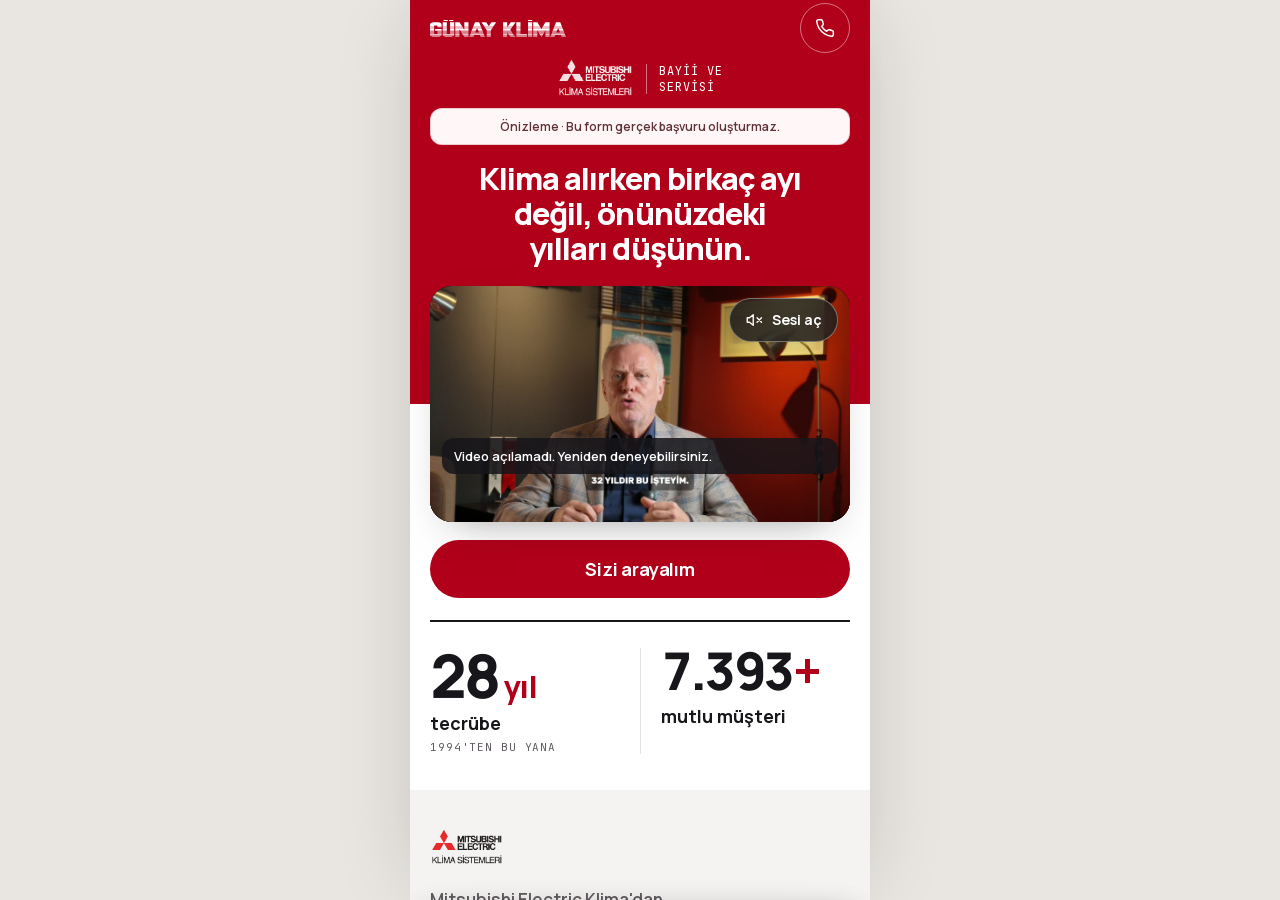
<file: index.html>
<!DOCTYPE html>
<html lang="tr">
<head>
<meta charset="utf-8"><meta name="viewport" content="width=device-width, initial-scale=1, viewport-fit=cover">
<title>Günay Klima · Herkesi Bir Araya Getiren Kış Kampanyası</title>
<meta name="description" content="Mitsubishi Electric Klima Sistemleri Bayii ve Servisi Günay Klima. Seçili ürünlerde ikinci klimaya net %50 indirim, 21.000 TL değerinde 10 yıl garanti hediye.">
<meta name="theme-color" content="#B1001A">
<meta property="og:type" content="website">
<meta property="og:title" content="Günay Klima · Herkesi Bir Araya Getiren Kış Kampanyası">
<meta property="og:description" content="Mitsubishi Electric Klima Sistemleri Bayii ve Servisi Günay Klima. Seçili ürünlerde ikinci klimaya net %50 indirim, 21.000 TL değerinde 10 yıl garanti hediye.">
<meta property="og:image" content="https://musacnktrn.github.io/gunay-klima-kampanya-onizleme/og-gorsel.jpg">
<meta property="og:url" content="https://musacnktrn.github.io/gunay-klima-kampanya-onizleme/">
<meta name="robots" content="noindex, nofollow">
<link rel="icon" href="favicon.png">
<link rel="preload" href="assets/fontlar/jetbrains-mono-latin.woff2" as="font" type="font/woff2" crossorigin><link rel="preload" href="assets/fontlar/manrope-latin.woff2" as="font" type="font/woff2" crossorigin>
<link rel="stylesheet" href="fontlar.css?v=011b3be49e">
<link rel="stylesheet" href="ortak.css?v=1f2f7a17e8">
<link rel="stylesheet" href="gk-media.css?v=bf43d0b32d">
<script src="ayarlar.js?v=8fd3e93eaf"></script>
<script src="metinler.js?v=d653e56c11"></script>
<script src="gk-telefon-kurali.js?v=de84c9d190"></script>
<script src="gk-telefon.js?v=fa3f41a1e7"></script>
<script src="gk-sayfa.js?v=66a66c74a0"></script>
<script src="gk-media.js?v=e56cc25b8a"></script>
<script src="support.js?v=6d26a5b2ff"></script>
</head>
<body>
<!-- ureten: codex. Claude Design __bundler_thumbnail SVG gövdesi byte-identical korunur. -->
<style>
#gk-acilis{width:100%;height:100%;padding:0;gap:0;flex-direction:row;box-sizing:border-box}
#gk-acilis>svg{width:100%;height:100%;object-fit:contain}
#gk-acilis .gk-a-hata{position:absolute;left:24px;right:24px;bottom:max(24px,env(safe-area-inset-bottom,0px));display:flex;flex-direction:column;align-items:center}
#gk-acilis .gk-a-noscript{position:absolute;left:24px;right:24px;bottom:24px;font:600 15px/1.5 Helvetica,Arial,sans-serif}
</style>
<div id="gk-acilis" role="status" aria-live="polite">
<svg xmlns="http://www.w3.org/2000/svg" viewBox="0 0 400 400"><rect width="400" height="400" fill="#B1001A"></rect><g transform="translate(90.00 150) scale(1.23731)"><title>Günay Klima</title><path fill="#FFFFFF" d="M0.287 5.15C0.901 3.792 2.435 2.83 4.23 2.83L10.97 2.83C12.765 2.83 14.299 3.792 14.913 5.15ZM14.943 5.218C15.109 5.608 15.2 6.03 15.2 6.47L15.2 6.698L0 6.698L0 6.47C0 6.03 0.091 5.608 0.257 5.218ZM15.2 6.862L15.2 8.246L9.8 8.246C9.798 7.69 9.346 7.24 8.79 7.24L6.41 7.24C5.854 7.24 5.402 7.69 5.4 8.246L0 8.246L0 6.862ZM15.2 8.506L15.2 9.41L9.8 9.41L9.8 8.506ZM5.4 8.506L5.4 9.794L0 9.794L0 8.506ZM5.4 10.15L5.4 11.342L0 11.342L0 10.15ZM5.4 11.794L5.4 12.89L0 12.89L0 11.794ZM6.73 12.89L6.73 11.794L15.2 11.794L15.2 12.89ZM5.4 13.438L5.4 14.438L0 14.438L0 13.438ZM6.73 14.438L6.73 13.438L15.2 13.438L15.2 14.438ZM5.4 15.082L5.4 15.986L0 15.986L0 15.082ZM9.8 15.986L9.8 15.082L15.2 15.082L15.2 15.986ZM5.4 16.726L5.4 17.534L0 17.534L0 16.726ZM9.8 17.534L9.8 16.726L15.2 16.726L15.2 17.534ZM15.2 18.37L15.2 19.082L0 19.082L0 18.37ZM15.118 20.014C15.06 20.23 14.973 20.437 14.86 20.63L0.34 20.63C0.227 20.437 0.14 20.23 0.082 20.014ZM13.824 21.658C13.307 21.968 12.678 22.15 12 22.15L3.2 22.15C2.522 22.15 1.893 21.968 1.376 21.658ZM26.25 5.15L26.25 2.83L31.65 2.83L31.65 5.15ZM16.6 5.15L16.6 2.83L22 2.83L22 5.15ZM22 5.218L22 6.698L16.6 6.698L16.6 5.218ZM26.25 6.698L26.25 5.218L31.65 5.218L31.65 6.698ZM22 6.862L22 8.246L16.6 8.246L16.6 6.862ZM26.25 8.246L26.25 6.862L31.65 6.862L31.65 8.246ZM22 8.506L22 9.794L16.6 9.794L16.6 8.506ZM26.25 9.794L26.25 8.506L31.65 8.506L31.65 9.794ZM22 10.15L22 11.342L16.6 11.342L16.6 10.15ZM26.25 11.342L26.25 10.15L31.65 10.15L31.65 11.342ZM22 11.794L22 12.89L16.6 12.89L16.6 11.794ZM26.25 12.89L26.25 11.794L31.65 11.794L31.65 12.89ZM22 13.438L22 14.438L16.6 14.438L16.6 13.438ZM26.25 14.438L26.25 13.438L31.65 13.438L31.65 14.438ZM22 15.082L22 15.986L16.6 15.986L16.6 15.082ZM26.25 15.986L26.25 15.082L31.65 15.082L31.65 15.986ZM22 16.726L22 17.534L16.6 17.534L16.6 16.726ZM26.25 17.534L26.25 16.726L31.65 16.726L31.65 17.534ZM31.65 18.37L31.65 19.082L16.6 19.082L16.6 18.37ZM31.568 20.014C31.51 20.23 31.423 20.437 31.31 20.63L16.94 20.63C16.827 20.437 16.74 20.23 16.682 20.014ZM30.274 21.658C29.757 21.968 29.128 22.15 28.45 22.15L19.8 22.15C19.122 22.15 18.493 21.968 17.976 21.658ZM17.805 0L23.205 0L23.205 1.35L17.805 1.35ZM25.045 0L30.445 0L30.445 1.35L25.045 1.35ZM44.88 5.15L44.88 2.83L50.28 2.83L50.28 5.15ZM33.05 5.15L33.05 2.83L38.49 2.83L39.995 5.15ZM40.039 5.218L40.999 6.698L33.05 6.698L33.05 5.218ZM44.88 6.698L44.88 5.218L50.28 5.218L50.28 6.698ZM41.106 6.862L42.004 8.246L33.05 8.246L33.05 6.862ZM44.88 8.246L44.88 6.862L50.28 6.862L50.28 8.246ZM42.172 8.506L43.008 9.794L33.05 9.794L33.05 8.506ZM44.88 9.794L44.88 8.506L50.28 8.506L50.28 9.794ZM43.239 10.15L44.012 11.342L33.05 11.342L33.05 10.15ZM44.88 11.342L44.88 10.15L50.28 10.15L50.28 11.342ZM44.305 11.794L44.88 12.68L44.88 11.794L50.28 11.794L50.28 12.89L38.833 12.89L38.45 12.3L38.45 12.89L33.05 12.89L33.05 11.794ZM50.28 13.438L50.28 14.438L39.837 14.438L39.188 13.438ZM38.45 13.438L38.45 14.438L33.05 14.438L33.05 13.438ZM50.28 15.082L50.28 15.986L40.841 15.986L40.255 15.082ZM38.45 15.082L38.45 15.986L33.05 15.986L33.05 15.082ZM50.28 16.726L50.28 17.534L41.845 17.534L41.321 16.726ZM38.45 16.726L38.45 17.534L33.05 17.534L33.05 16.726ZM50.28 18.37L50.28 19.082L42.85 19.082L42.388 18.37ZM38.45 18.37L38.45 19.082L33.05 19.082L33.05 18.37ZM50.28 20.014L50.28 20.63L43.854 20.63L43.454 20.014ZM38.45 20.014L38.45 20.63L33.05 20.63L33.05 20.014ZM50.28 21.658L50.28 22.15L44.84 22.15L44.521 21.658ZM38.45 21.658L38.45 22.15L33.05 22.15L33.05 21.658ZM57.925 5.15L58.83 2.83L64.27 2.83L65.175 5.15ZM65.201 5.218L65.779 6.698L57.321 6.698L57.899 5.218ZM65.842 6.862L66.382 8.246L56.718 8.246L57.258 6.862ZM66.484 8.506L66.986 9.794L56.114 9.794L56.616 8.506ZM67.125 10.15L67.59 11.342L61.93 11.342L61.55 10.368L61.17 11.342L55.51 11.342L55.975 10.15ZM67.766 11.794L68.193 12.89L62.533 12.89L62.106 11.794ZM54.907 12.89L55.334 11.794L60.994 11.794L60.567 12.89ZM68.407 13.438L68.797 14.438L63.137 14.438L62.747 13.438ZM54.303 14.438L54.693 13.438L60.353 13.438L59.963 14.438ZM69.048 15.082L69.401 15.986L63.741 15.986L63.388 15.082ZM53.699 15.986L54.052 15.082L59.712 15.082L59.359 15.986ZM69.689 16.726L70.005 17.534L53.095 17.534L53.411 16.726ZM70.331 18.37L70.608 19.082L52.492 19.082L52.769 18.37ZM70.972 20.014L71.212 20.63L65.552 20.63L65.312 20.014ZM57.788 20.014L57.548 20.63L51.888 20.63L52.128 20.014ZM71.613 21.658L71.805 22.15L66.145 22.15L65.953 21.658ZM57.147 21.658L56.955 22.15L51.295 22.15L51.487 21.658ZM78.811 5.15L80.331 2.83L86.505 2.83L84.985 5.15ZM68.825 5.15L67.305 2.83L73.479 2.83L74.999 5.15ZM75.043 5.218L76.013 6.698L69.839 6.698L68.869 5.218ZM77.797 6.698L78.767 5.218L84.941 5.218L83.971 6.698ZM76.12 6.862L76.905 8.061L77.69 6.862L83.864 6.862L82.958 8.246L70.852 8.246L69.946 6.862ZM82.787 8.506L81.944 9.794L71.866 9.794L71.023 8.506ZM81.71 10.15L80.93 11.342L72.88 11.342L72.1 10.15ZM80.634 11.794L79.916 12.89L73.894 12.89L73.176 11.794ZM79.605 13.438L79.605 14.438L74.205 14.438L74.205 13.438ZM79.605 15.082L79.605 15.986L74.205 15.986L74.205 15.082ZM79.605 16.726L79.605 17.534L74.205 17.534L74.205 16.726ZM79.605 18.37L79.605 19.082L74.205 19.082L74.205 18.37ZM79.605 20.014L79.605 20.63L74.205 20.63L74.205 20.014ZM79.605 21.658L79.605 22.15L74.205 22.15L74.205 21.658ZM103.994 5.15L105.63 2.83L111.92 2.83L110.284 5.15ZM95.52 5.15L95.52 2.83L100.92 2.83L100.92 5.15ZM100.92 5.218L100.92 6.698L95.52 6.698L95.52 5.218ZM102.903 6.698L103.946 5.218L110.236 5.218L109.193 6.698ZM100.92 6.862L100.92 8.246L95.52 8.246L95.52 6.862ZM101.812 8.246L102.787 6.862L109.077 6.862L108.102 8.246ZM100.92 8.506L100.92 9.511L101.628 8.506L107.918 8.506L107.01 9.794L95.52 9.794L95.52 8.506ZM106.759 10.15L105.919 11.342L95.52 11.342L95.52 10.15ZM105.6 11.794L104.828 12.89L95.52 12.89L95.52 11.794ZM105.151 13.438L105.889 14.438L95.52 14.438L95.52 13.438ZM106.364 15.082L107.031 15.986L95.52 15.986L95.52 15.082ZM107.577 16.726L108.173 17.534L101.783 17.534L101.187 16.726ZM100.92 16.726L100.92 17.534L95.52 17.534L95.52 16.726ZM108.79 18.37L109.316 19.082L102.926 19.082L102.4 18.37ZM100.92 18.37L100.92 19.082L95.52 19.082L95.52 18.37ZM110.004 20.014L110.458 20.63L104.068 20.63L103.614 20.014ZM100.92 20.014L100.92 20.63L95.52 20.63L95.52 20.014ZM111.217 21.658L111.58 22.15L105.19 22.15L104.827 21.658ZM100.92 21.658L100.92 22.15L95.52 22.15L95.52 21.658ZM112.9 5.15L112.9 2.83L118.3 2.83L118.3 5.15ZM118.3 5.218L118.3 6.698L112.9 6.698L112.9 5.218ZM118.3 6.862L118.3 8.246L112.9 8.246L112.9 6.862ZM118.3 8.506L118.3 9.794L112.9 9.794L112.9 8.506ZM118.3 10.15L118.3 11.342L112.9 11.342L112.9 10.15ZM118.3 11.794L118.3 12.89L112.9 12.89L112.9 11.794ZM118.3 13.438L118.3 14.438L112.9 14.438L112.9 13.438ZM118.3 15.082L118.3 15.986L112.9 15.986L112.9 15.082ZM118.3 16.726L118.3 17.534L112.9 17.534L112.9 16.726ZM126.75 18.37L126.75 19.082L112.9 19.082L112.9 18.37ZM126.75 20.014L126.75 20.63L112.9 20.63L112.9 20.014ZM126.75 21.658L126.75 22.15L112.9 22.15L112.9 21.658ZM128.15 5.15L128.15 2.83L133.55 2.83L133.55 5.15ZM133.55 5.218L133.55 6.698L128.15 6.698L128.15 5.218ZM133.55 6.862L133.55 8.246L128.15 8.246L128.15 6.862ZM133.55 8.506L133.55 9.794L128.15 9.794L128.15 8.506ZM133.55 10.15L133.55 11.342L128.15 11.342L128.15 10.15ZM133.55 11.794L133.55 12.89L128.15 12.89L128.15 11.794ZM133.55 13.438L133.55 14.438L128.15 14.438L128.15 13.438ZM133.55 15.082L133.55 15.986L128.15 15.986L128.15 15.082ZM133.55 16.726L133.55 17.534L128.15 17.534L128.15 16.726ZM133.55 18.37L133.55 19.082L128.15 19.082L128.15 18.37ZM133.55 20.014L133.55 20.63L128.15 20.63L128.15 20.014ZM133.55 21.658L133.55 22.15L128.15 22.15L128.15 21.658ZM128.15 0L133.55 0L133.55 1.35L128.15 1.35ZM149.531 5.15L150.92 2.83L156.32 2.83L156.32 5.15ZM134.95 5.15L134.95 2.83L140.35 2.83L141.739 5.15ZM141.779 5.218L142.665 6.698L134.95 6.698L134.95 5.218ZM148.605 6.698L149.491 5.218L156.32 5.218L156.32 6.698ZM142.763 6.862L143.592 8.246L134.95 8.246L134.95 6.862ZM147.678 8.246L148.507 6.862L156.32 6.862L156.32 8.246ZM143.747 8.506L144.518 9.794L134.95 9.794L134.95 8.506ZM146.752 9.794L147.523 8.506L156.32 8.506L156.32 9.794ZM144.731 10.15L145.445 11.342L134.95 11.342L134.95 10.15ZM145.825 11.342L146.539 10.15L156.32 10.15L156.32 11.342ZM156.32 11.794L156.32 12.89L134.95 12.89L134.95 11.794ZM156.32 13.438L156.32 14.438L150.92 14.438L150.92 13.679L150.466 14.438L140.804 14.438L140.35 13.679L140.35 14.438L134.95 14.438L134.95 13.438ZM156.32 15.082L156.32 15.986L150.92 15.986L150.92 15.082ZM150.08 15.082L149.539 15.986L141.731 15.986L141.19 15.082ZM140.35 15.082L140.35 15.986L134.95 15.986L134.95 15.082ZM156.32 16.726L156.32 17.534L150.92 17.534L150.92 16.726ZM149.096 16.726L148.613 17.534L142.657 17.534L142.174 16.726ZM140.35 16.726L140.35 17.534L134.95 17.534L134.95 16.726ZM156.32 18.37L156.32 19.082L150.92 19.082L150.92 18.37ZM148.112 18.37L147.686 19.082L143.584 19.082L143.158 18.37ZM140.35 18.37L140.35 19.082L134.95 19.082L134.95 18.37ZM156.32 20.014L156.32 20.63L150.92 20.63L150.92 20.014ZM147.128 20.014L146.76 20.63L144.51 20.63L144.142 20.014ZM140.35 20.014L140.35 20.63L134.95 20.63L134.95 20.014ZM156.32 21.658L156.32 22.15L150.92 22.15L150.92 21.658ZM146.144 21.658L145.85 22.15L145.42 22.15L145.126 21.658ZM140.35 21.658L140.35 22.15L134.95 22.15L134.95 21.658ZM163.925 5.15L164.83 2.83L170.27 2.83L171.175 5.15ZM171.201 5.218L171.779 6.698L163.321 6.698L163.899 5.218ZM171.842 6.862L172.382 8.246L162.718 8.246L163.258 6.862ZM172.484 8.506L172.986 9.794L162.114 9.794L162.616 8.506ZM173.125 10.15L173.59 11.342L167.93 11.342L167.55 10.368L167.17 11.342L161.51 11.342L161.975 10.15ZM173.766 11.794L174.193 12.89L168.533 12.89L168.106 11.794ZM160.907 12.89L161.334 11.794L166.994 11.794L166.567 12.89ZM174.407 13.438L174.797 14.438L169.137 14.438L168.747 13.438ZM160.303 14.438L160.693 13.438L166.353 13.438L165.963 14.438ZM175.048 15.082L175.401 15.986L169.741 15.986L169.388 15.082ZM159.699 15.986L160.052 15.082L165.712 15.082L165.359 15.986ZM175.689 16.726L176.005 17.534L159.095 17.534L159.411 16.726ZM176.331 18.37L176.608 19.082L158.492 19.082L158.769 18.37ZM176.972 20.014L177.212 20.63L171.552 20.63L171.312 20.014ZM163.788 20.014L163.548 20.63L157.888 20.63L158.128 20.014ZM177.613 21.658L177.805 22.15L172.145 22.15L171.953 21.658ZM163.147 21.658L162.955 22.15L157.295 22.15L157.487 21.658Z"></path></g><text x="200" y="203.4" text-anchor="middle" font-family="ui-monospace,Menlo,monospace" font-size="8.5" letter-spacing="1.6" fill="#FFFFFF" fill-opacity=".85">MİTSUBİSHİ ELECTRİC KLİMA SİSTEMLERİ BAYİİ VE SERVİSİ</text><g transform="translate(200 262)"><circle r="13" fill="none" stroke="#FFFFFF" stroke-opacity=".25" stroke-width="2.5"></circle><circle r="13" fill="none" stroke="#FFFFFF" stroke-width="2.5" stroke-linecap="round" stroke-dasharray="22 60"><animateTransform attributeName="transform" type="rotate" from="0" to="360" dur=".9s" repeatCount="indefinite"></animateTransform></circle></g><text x="200" y="298" text-anchor="middle" font-family="Helvetica,Arial,sans-serif" font-size="10" font-weight="600" fill="#FFFFFF" fill-opacity=".8">Sayfa hazırlanıyor</text></svg>
<noscript><p class="gk-a-noscript">Sayfayı görmek için tarayıcınızda JavaScript açık olmalı. Bize hemen ulaşın: <a href="tel:+902324617425">0232 461 74 25</a></p><style>#gk-acilis svg>g[transform="translate(200 262)"],#gk-acilis svg>text:last-of-type{display:none}</style></noscript>
</div>

<template id="__bundler_thumbnail"><svg xmlns="http://www.w3.org/2000/svg" viewBox="0 0 100 100"><rect width="100" height="100" fill="#B1001A"></rect><text x="50" y="61" text-anchor="middle" font-family="Helvetica,Arial,sans-serif" font-size="30" font-weight="800" fill="#FFFFFF">GK</text></svg></template>
<x-dc>
<helmet><style>html,body{margin:0;height:100%;background:#E9E6E2}a{color:#B1001A}a:hover{color:#7A0012}</style></helmet>
<div style="position:fixed;inset:0;display:flex;justify-content:center;background:#E9E6E2">
  <div style="position:relative;width:100%;max-width:460px;height:100%;overflow:hidden;background:#FFFFFF;box-shadow:0 0 80px -20px rgba(23,22,26,.25)">
    <dc-import name="GunayMobil3" variant="C" style="position:absolute;inset:0" hint-size="100%,100%"></dc-import>
  </div>
</div>
</x-dc>
</body>
</html>
</file>
<file: fontlar.css>
@font-face{font-family:'JetBrains Mono';font-style:normal;font-weight:400 600;font-display:swap;src:url(assets/fontlar/jetbrains-mono-latin-ext.woff2) format('woff2');unicode-range:U+0100-02BA, U+02BD-02C5, U+02C7-02CC, U+02CE-02D7, U+02DD-02FF, U+0304, U+0308, U+0329, U+1D00-1DBF, U+1E00-1E9F, U+1EF2-1EFF, U+2020, U+20A0-20AB, U+20AD-20C4, U+2113, U+2C60-2C7F, U+A720-A7FF}
@font-face{font-family:'JetBrains Mono';font-style:normal;font-weight:400 600;font-display:swap;src:url(assets/fontlar/jetbrains-mono-latin.woff2) format('woff2');unicode-range:U+0000-00FF, U+0131, U+0152-0153, U+02BB-02BC, U+02C6, U+02DA, U+02DC, U+0304, U+0308, U+0329, U+2000-206F, U+20AC, U+2122, U+2191, U+2193, U+2212, U+2215, U+FEFF, U+FFFD}
@font-face{font-family:'Manrope';font-style:normal;font-weight:300 800;font-display:swap;src:url(assets/fontlar/manrope-latin-ext.woff2) format('woff2');unicode-range:U+0100-02BA, U+02BD-02C5, U+02C7-02CC, U+02CE-02D7, U+02DD-02FF, U+0304, U+0308, U+0329, U+1D00-1DBF, U+1E00-1E9F, U+1EF2-1EFF, U+2020, U+20A0-20AB, U+20AD-20C4, U+2113, U+2C60-2C7F, U+A720-A7FF}
@font-face{font-family:'Manrope';font-style:normal;font-weight:300 800;font-display:swap;src:url(assets/fontlar/manrope-latin.woff2) format('woff2');unicode-range:U+0000-00FF, U+0131, U+0152-0153, U+02BB-02BC, U+02C6, U+02DA, U+02DC, U+0304, U+0308, U+0329, U+2000-206F, U+20AC, U+2122, U+2191, U+2193, U+2212, U+2215, U+FEFF, U+FFFD}
</file>
<file: ortak.css>
#gk-acilis{position:fixed;inset:0;z-index:99990;background:#B1001A;color:#fff;display:flex;flex-direction:column;align-items:center;justify-content:center;gap:14px;padding:24px;text-align:center;transition:opacity .3s ease}
#gk-acilis img{width:min(58vw,240px);height:auto;display:block}
#gk-acilis .gk-a-alt{font:500 11px/1.5 ui-monospace,Menlo,monospace;letter-spacing:.12em;opacity:.85;max-width:300px}
#gk-acilis .gk-a-halka{margin-top:34px;width:32px;height:32px;border-radius:50%;border:3px solid rgba(255,255,255,.25);border-top-color:#fff;animation:gk-a-don .9s linear infinite}
#gk-acilis .gk-a-yazi{font:600 13px/1 Helvetica,Arial,sans-serif;opacity:.8}
#gk-acilis a{color:#fff;font-weight:700}
#gk-acilis .gk-a-yazi{line-height:1.45;max-width:300px}
#gk-acilis .gk-a-eylem{margin-top:14px;display:flex;flex-direction:column;align-items:center;gap:12px}
#gk-acilis .gk-a-eylem button{all:unset;cursor:pointer;min-height:52px;padding:0 26px;border-radius:999px;background:#fff;color:#B1001A;display:flex;align-items:center;font:800 16px/1 Helvetica,Arial,sans-serif}
#gk-acilis .gk-a-eylem a{min-height:44px;display:flex;align-items:center;font:700 16px/1 Helvetica,Arial,sans-serif}
@keyframes gk-a-don{to{transform:rotate(360deg)}}
#gk-metin{position:fixed;inset:0;z-index:99980;background:rgba(14,13,15,.55);display:flex;align-items:flex-end;justify-content:center}
#gk-metin .gk-m-kutu{width:100%;max-width:460px;max-height:86dvh;background:#fff;color:#17161A;border-radius:26px 26px 0 0;display:flex;flex-direction:column;font-family:Manrope,system-ui,sans-serif;padding-bottom:env(safe-area-inset-bottom,0)}
#gk-metin .gk-m-bas{display:flex;align-items:center;justify-content:space-between;gap:12px;padding:20px 20px 14px;border-bottom:1px solid #ECE8E5}
#gk-metin strong{font-size:20px;font-weight:800;letter-spacing:-.02em}
#gk-metin button{all:unset;cursor:pointer;width:48px;height:48px;margin:-8px -8px -8px 0;display:grid;place-items:center;font-size:28px;line-height:1;color:#17161A;border-radius:50%}
#gk-metin button:focus-visible{outline:2px solid #B1001A}
#gk-metin .gk-m-ic{overflow-y:auto;padding:16px 20px 28px;font-size:15px;line-height:1.6;color:#3F3B40;-webkit-overflow-scrolling:touch}
#gk-metin h3{margin:18px 0 6px;font-size:15px;font-weight:800;color:#17161A}
#gk-metin p{margin:0 0 10px}
#gk-uyari{display:none;position:fixed;left:12px;right:12px;bottom:calc(env(safe-area-inset-bottom,0px) + 12px);z-index:99970;background:#17161A;color:#fff;padding:14px 16px;border-radius:14px;font:600 14px/1.4 Manrope,system-ui,sans-serif;text-align:center}
@media (min-width:1024px){#gk-metin{align-items:center}#gk-metin .gk-m-kutu{border-radius:26px}}
</file>
<file: gk-media.css>
/* ureten: codex. Mevcut Manrope, koyu zemin ve Günay kırmızısıyla video kontrolü. */
.gk-ses-kontrol{all:unset;box-sizing:border-box;position:absolute;top:12px;right:12px;z-index:2;min-height:44px;padding:0 15px;display:flex;align-items:center;gap:9px;border:1px solid rgba(255,255,255,.35);border-radius:999px;background:rgba(23,22,26,.82);color:#fff;font:700 14px Manrope,system-ui,sans-serif;cursor:pointer;box-shadow:0 8px 22px rgba(0,0,0,.18);backdrop-filter:blur(12px);-webkit-backdrop-filter:blur(12px)}
.gk-ses-kontrol:focus-visible{outline:3px solid #fff;outline-offset:3px}
.gk-ses-kontrol svg{width:18px;height:18px;flex:none;fill:none;stroke:currentColor;stroke-width:1.8;stroke-linecap:round;stroke-linejoin:round}
.gk-ses-kontrol .gk-ses-acik{display:none}
.gk-ses-kontrol[data-media-state=audible]{border-color:rgba(255,255,255,.55);background:rgba(122,0,18,.9)}
.gk-ses-kontrol[data-media-state=audible] .gk-ses-acik{display:block}
.gk-ses-kontrol[data-media-state=audible] .gk-ses-kapali{display:none}
.gk-ses-durum{position:absolute;left:12px;bottom:48px;right:12px;z-index:2;border-radius:12px;color:#fff;background:rgba(23,22,26,.86);font:600 13px/1.4 Manrope,system-ui,sans-serif;padding:9px 12px;pointer-events:none}
.gk-ses-durum:empty{display:none}
.gk-video-kapak{position:absolute;inset:0;z-index:1;width:100%;height:100%;object-fit:contain;background:#0E0D0F;pointer-events:none}
.gk-video-kapak[hidden]{display:none}
.gk-demo-not{box-sizing:border-box;margin:10px 0 0;padding:9px 12px;border:1px solid rgba(177,0,26,.18);border-radius:12px;background:#fff7f7;color:#5f3038;font:600 12px/1.45 Manrope,system-ui,sans-serif;text-align:center}
.gk-demo-form{margin:3px 8px 10px}
</file>
